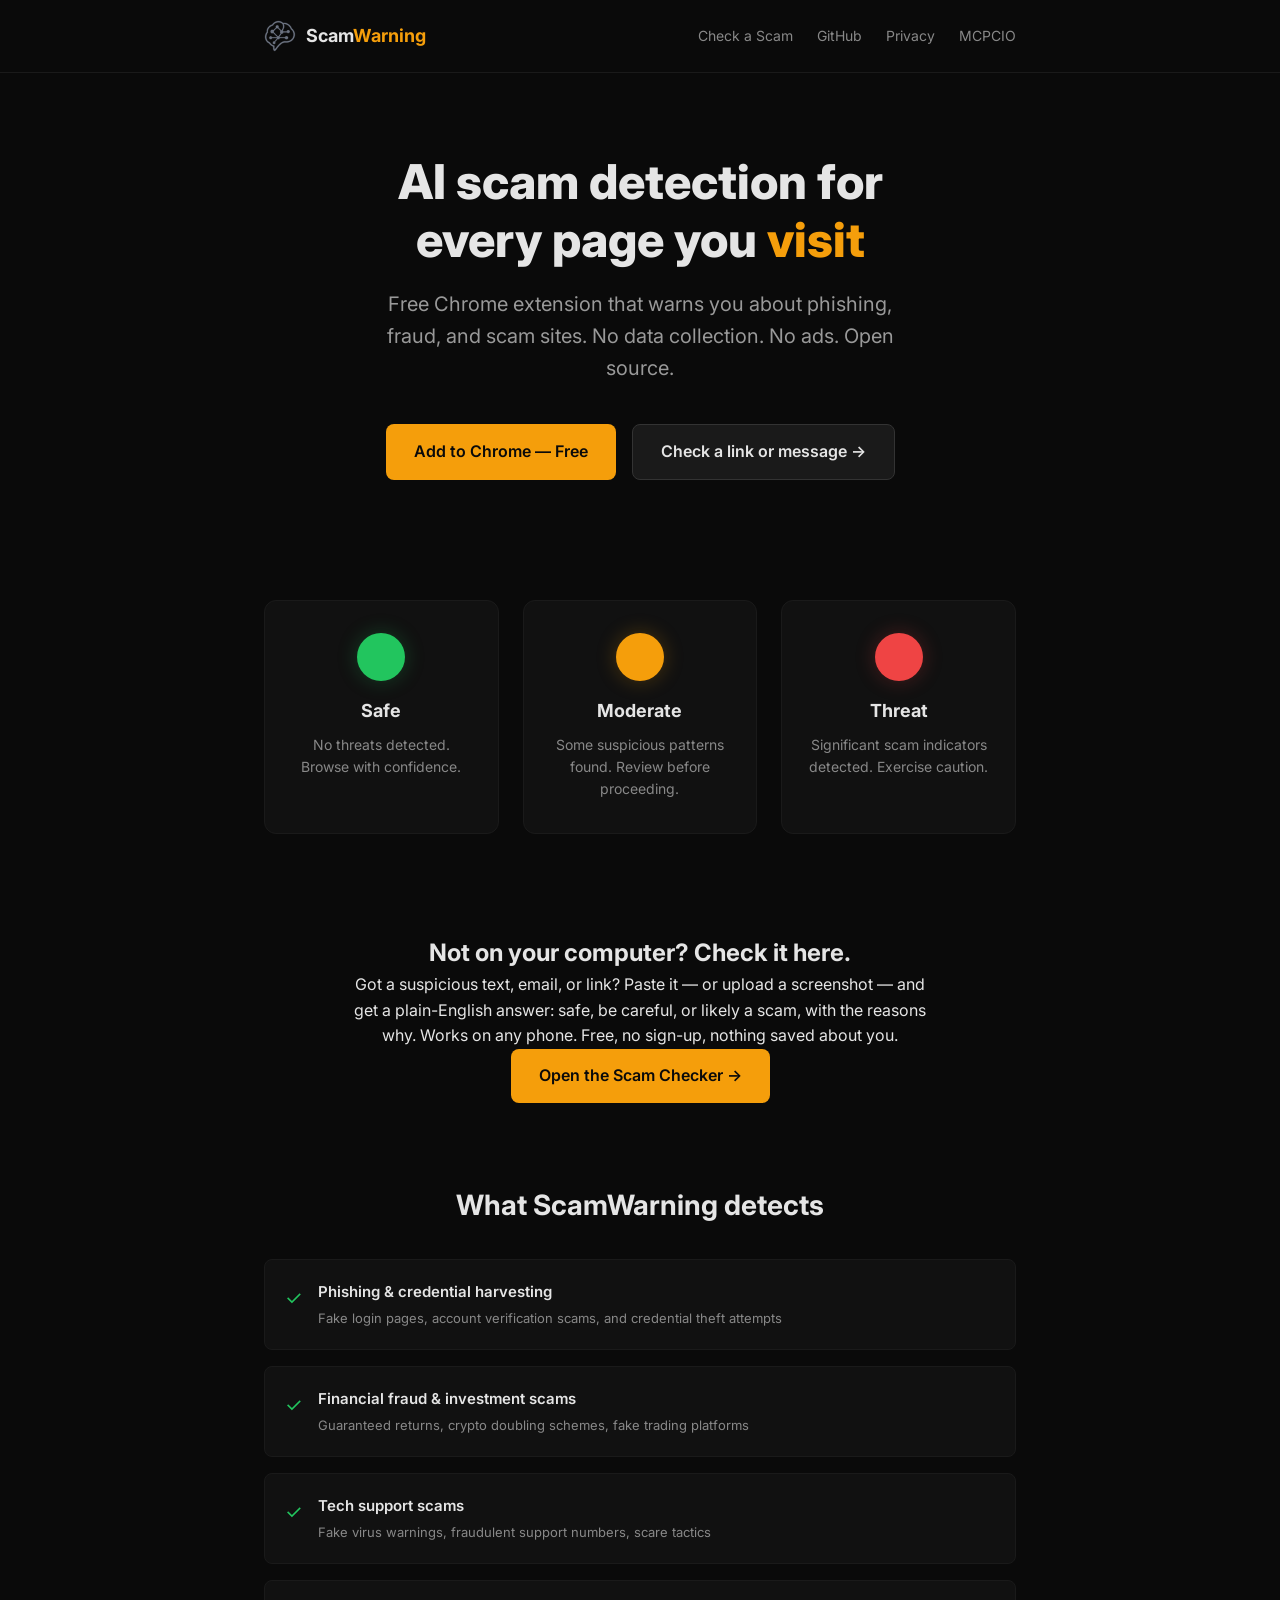
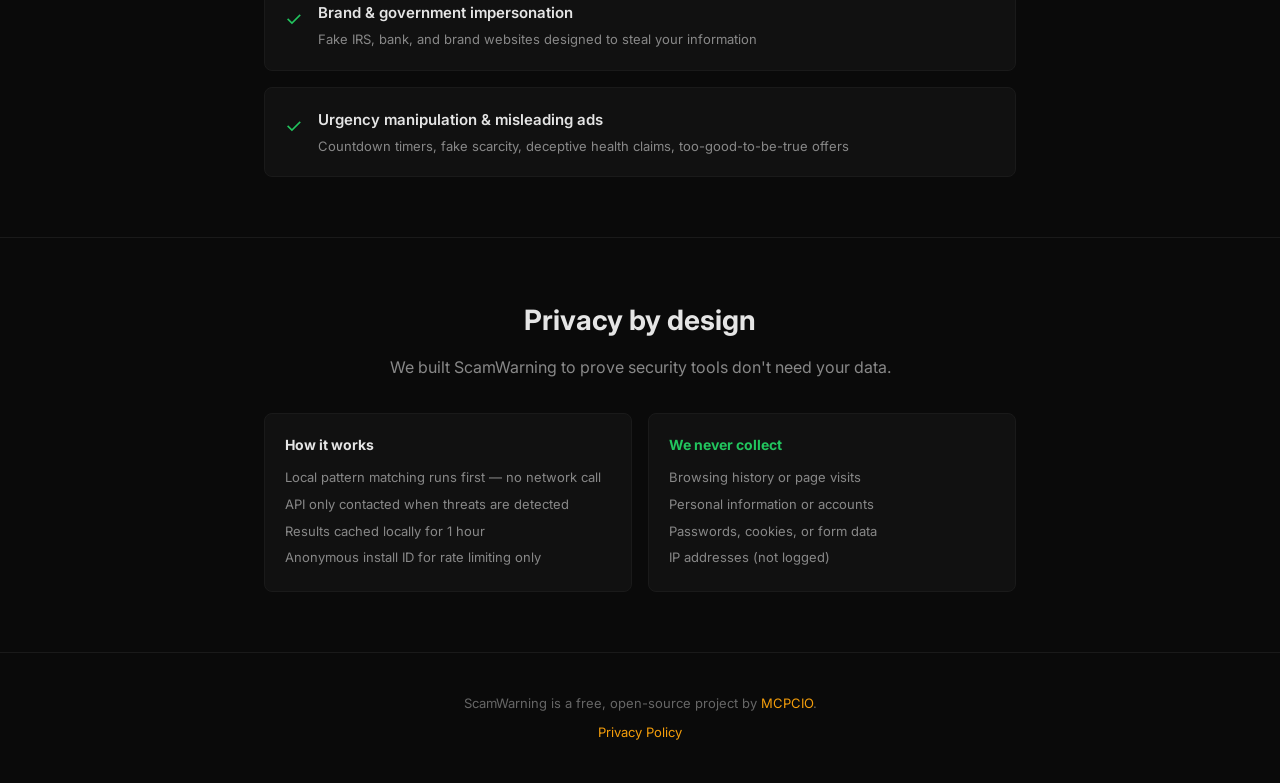
<file: index.html>
<!DOCTYPE html>
<html lang="en">
<head>
    <meta charset="UTF-8">
    <meta name="viewport" content="width=device-width, initial-scale=1.0">
    <title>ScamWarning — AI-Powered Scam Detection</title>
    <meta name="description" content="Free Chrome extension that detects scams, phishing, and fraud on every page you visit. AI-powered. Private. Open source.">
    <meta property="og:title" content="ScamWarning by MCPCIO">
    <meta property="og:description" content="AI-powered scam detection for every page you visit. Free. Private. Open source.">
    <meta property="og:type" content="website">
    <meta property="og:url" content="https://scamwarning.ai">
    <link rel="preconnect" href="https://fonts.googleapis.com">
    <link rel="preconnect" href="https://fonts.gstatic.com" crossorigin>
    <link href="https://fonts.googleapis.com/css2?family=Inter:wght@400;500;600;700;800&display=swap" rel="stylesheet">
    <style>
        /* Metrics-matched fallback so text doesn't reflow ("shimmy") when Inter swaps in.
           Overrides are Inter-over-Arial values; keeps the fallback the exact size of Inter. */
        @font-face {
            font-family: 'Inter Fallback';
            src: local('Arial');
            ascent-override: 90.44%;
            descent-override: 22.52%;
            line-gap-override: 0.00%;
            size-adjust: 107.12%;
        }
        * { margin: 0; padding: 0; box-sizing: border-box; }
        body {
            font-family: 'Inter', 'Inter Fallback', -apple-system, BlinkMacSystemFont, sans-serif;
            background: #0a0a0a;
            color: #e5e5e5;
            line-height: 1.6;
            min-height: 100vh;
        }
        .container { max-width: 800px; margin: 0 auto; padding: 0 24px; }

        /* Header */
        header {
            padding: 20px 0;
            border-bottom: 1px solid #1a1a1a;
        }
        .header-inner {
            display: flex; align-items: center; justify-content: space-between;
        }
        .logo { display: flex; align-items: center; gap: 10px; text-decoration: none; color: #e5e5e5; }
        .logo-icon { width: 32px; height: 32px; }
        .logo-text { font-size: 18px; font-weight: 700; }
        .logo-text span { color: #f59e0b; }
        .header-links { display: flex; gap: 24px; }
        .header-links a { color: #888; text-decoration: none; font-size: 14px; }
        .header-links a:hover { color: #f59e0b; }

        /* Hero */
        .hero { padding: 80px 0 60px; text-align: center; }
        .hero h1 { font-size: 3rem; font-weight: 800; line-height: 1.2; margin-bottom: 20px; }
        .hero h1 span { color: #f59e0b; }
        .hero .subtitle { font-size: 1.25rem; color: #999; max-width: 560px; margin: 0 auto 40px; }
        .cta-group { display: flex; gap: 16px; justify-content: center; flex-wrap: wrap; }
        .btn {
            display: inline-flex; align-items: center; gap: 8px;
            padding: 14px 28px; border-radius: 8px; font-size: 16px;
            font-weight: 600; text-decoration: none; transition: opacity 0.15s;
        }
        .btn:hover { opacity: 0.85; }
        .btn-primary { background: #f59e0b; color: #0a0a0a; }
        .btn-secondary { background: #1a1a1a; color: #e5e5e5; border: 1px solid #333; }

        /* States */
        .states { padding: 60px 0; }
        .states-grid { display: grid; grid-template-columns: repeat(3, 1fr); gap: 24px; }
        .state-card {
            background: #111; border: 1px solid #1a1a1a; border-radius: 12px;
            padding: 32px 24px; text-align: center;
        }
        .state-dot { width: 48px; height: 48px; border-radius: 50%; margin: 0 auto 16px; }
        .state-dot.green { background: #22c55e; box-shadow: 0 0 20px #22c55e40; }
        .state-dot.yellow { background: #f59e0b; box-shadow: 0 0 20px #f59e0b40; }
        .state-dot.red { background: #ef4444; box-shadow: 0 0 20px #ef444440; }
        .state-card h3 { font-size: 18px; margin-bottom: 8px; }
        .state-card p { font-size: 14px; color: #888; }

        /* Features */
        .features { padding: 60px 0; }
        .features h2 { font-size: 1.75rem; font-weight: 700; margin-bottom: 32px; text-align: center; }
        .feature-list { display: grid; gap: 16px; }
        .feature-item {
            display: flex; gap: 16px; align-items: flex-start;
            background: #111; border: 1px solid #1a1a1a; border-radius: 8px; padding: 20px;
        }
        .feature-check { color: #22c55e; font-size: 20px; flex-shrink: 0; margin-top: 2px; }
        .feature-item h4 { font-size: 15px; font-weight: 600; margin-bottom: 4px; }
        .feature-item p { font-size: 13px; color: #888; }

        /* Privacy */
        .privacy-section {
            padding: 60px 0; text-align: center;
            border-top: 1px solid #1a1a1a;
        }
        .privacy-section h2 { font-size: 1.75rem; font-weight: 700; margin-bottom: 12px; }
        .privacy-section .subtitle { color: #888; margin-bottom: 32px; }
        .privacy-grid { display: grid; grid-template-columns: 1fr 1fr; gap: 16px; text-align: left; }
        .privacy-card {
            background: #111; border: 1px solid #1a1a1a; border-radius: 8px; padding: 20px;
        }
        .privacy-card h4 { font-size: 14px; margin-bottom: 8px; }
        .privacy-card.never h4 { color: #22c55e; }
        .privacy-card ul { list-style: none; padding: 0; }
        .privacy-card li { font-size: 13px; color: #888; padding: 3px 0; }

        /* Footer */
        footer {
            padding: 40px 0; border-top: 1px solid #1a1a1a;
            text-align: center;
        }
        footer p { font-size: 13px; color: #666; }
        footer a { color: #f59e0b; text-decoration: none; }

        @media (max-width: 768px) {
            .hero h1 { font-size: 2rem; }
            .states-grid { grid-template-columns: 1fr; }
            .privacy-grid { grid-template-columns: 1fr; }
        }
    </style>
</head>
<body>
    <header>
        <div class="container header-inner">
            <a href="/" class="logo">
                <img src="assets/icons/icon-default-48.png" alt="ScamWarning" class="logo-icon">
                <span class="logo-text">Scam<span>Warning</span></span>
            </a>
            <div class="header-links">
                <a href="/check">Check a Scam</a>
                <a href="https://github.com/mcpcio/scamwarning-ai">GitHub</a>
                <a href="/privacy">Privacy</a>
                <a href="https://mcpcio.com">MCPCIO</a>
            </div>
        </div>
    </header>

    <main>
        <section class="hero">
            <div class="container">
                <h1>AI scam detection for<br>every page you <span>visit</span></h1>
                <p class="subtitle">Free Chrome extension that warns you about phishing, fraud, and scam sites. No data collection. No ads. Open source.</p>
                <div class="cta-group">
                    <a href="https://chrome.google.com/webstore/detail/gkaighopkjjcbpbcoaggceeodgcmefjb" class="btn btn-primary">Add to Chrome — Free</a>
                    <a href="/check" class="btn btn-secondary">Check a link or message →</a>
                </div>
            </div>
        </section>

        <section class="states">
            <div class="container">
                <div class="states-grid">
                    <div class="state-card">
                        <div class="state-dot green"></div>
                        <h3>Safe</h3>
                        <p>No threats detected. Browse with confidence.</p>
                    </div>
                    <div class="state-card">
                        <div class="state-dot yellow"></div>
                        <h3>Moderate</h3>
                        <p>Some suspicious patterns found. Review before proceeding.</p>
                    </div>
                    <div class="state-card">
                        <div class="state-dot red"></div>
                        <h3>Threat</h3>
                        <p>Significant scam indicators detected. Exercise caution.</p>
                    </div>
                </div>
            </div>
        </section>

        <section class="checker" style="padding: 40px 0 20px;">
            <div class="container" style="text-align:center; max-width:640px;">
                <h2>Not on your computer? Check it here.</h2>
                <p class="subtitle">Got a suspicious text, email, or link? Paste it — or upload a screenshot — and get a plain-English answer: safe, be careful, or likely a scam, with the reasons why. Works on any phone. Free, no sign-up, nothing saved about you.</p>
                <div class="cta-group">
                    <a href="/check" class="btn btn-primary">Open the Scam Checker →</a>
                </div>
            </div>
        </section>

        <section class="features">
            <div class="container">
                <h2>What ScamWarning detects</h2>
                <div class="feature-list">
                    <div class="feature-item">
                        <span class="feature-check">&#10003;</span>
                        <div>
                            <h4>Phishing &amp; credential harvesting</h4>
                            <p>Fake login pages, account verification scams, and credential theft attempts</p>
                        </div>
                    </div>
                    <div class="feature-item">
                        <span class="feature-check">&#10003;</span>
                        <div>
                            <h4>Financial fraud &amp; investment scams</h4>
                            <p>Guaranteed returns, crypto doubling schemes, fake trading platforms</p>
                        </div>
                    </div>
                    <div class="feature-item">
                        <span class="feature-check">&#10003;</span>
                        <div>
                            <h4>Tech support scams</h4>
                            <p>Fake virus warnings, fraudulent support numbers, scare tactics</p>
                        </div>
                    </div>
                    <div class="feature-item">
                        <span class="feature-check">&#10003;</span>
                        <div>
                            <h4>Brand &amp; government impersonation</h4>
                            <p>Fake IRS, bank, and brand websites designed to steal your information</p>
                        </div>
                    </div>
                    <div class="feature-item">
                        <span class="feature-check">&#10003;</span>
                        <div>
                            <h4>Urgency manipulation &amp; misleading ads</h4>
                            <p>Countdown timers, fake scarcity, deceptive health claims, too-good-to-be-true offers</p>
                        </div>
                    </div>
                </div>
            </div>
        </section>

        <section class="privacy-section">
            <div class="container">
                <h2>Privacy by design</h2>
                <p class="subtitle">We built ScamWarning to prove security tools don't need your data.</p>
                <div class="privacy-grid">
                    <div class="privacy-card">
                        <h4>How it works</h4>
                        <ul>
                            <li>Local pattern matching runs first — no network call</li>
                            <li>API only contacted when threats are detected</li>
                            <li>Results cached locally for 1 hour</li>
                            <li>Anonymous install ID for rate limiting only</li>
                        </ul>
                    </div>
                    <div class="privacy-card never">
                        <h4>We never collect</h4>
                        <ul>
                            <li>Browsing history or page visits</li>
                            <li>Personal information or accounts</li>
                            <li>Passwords, cookies, or form data</li>
                            <li>IP addresses (not logged)</li>
                        </ul>
                    </div>
                </div>
            </div>
        </section>
    </main>

    <footer>
        <div class="container">
            <p>ScamWarning is a free, open-source project by <a href="https://mcpcio.com">MCPCIO</a>.</p>
            <p style="margin-top: 8px;"><a href="/privacy">Privacy Policy</a></p>
        </div>
    </footer>
</body>
</html>
</file>
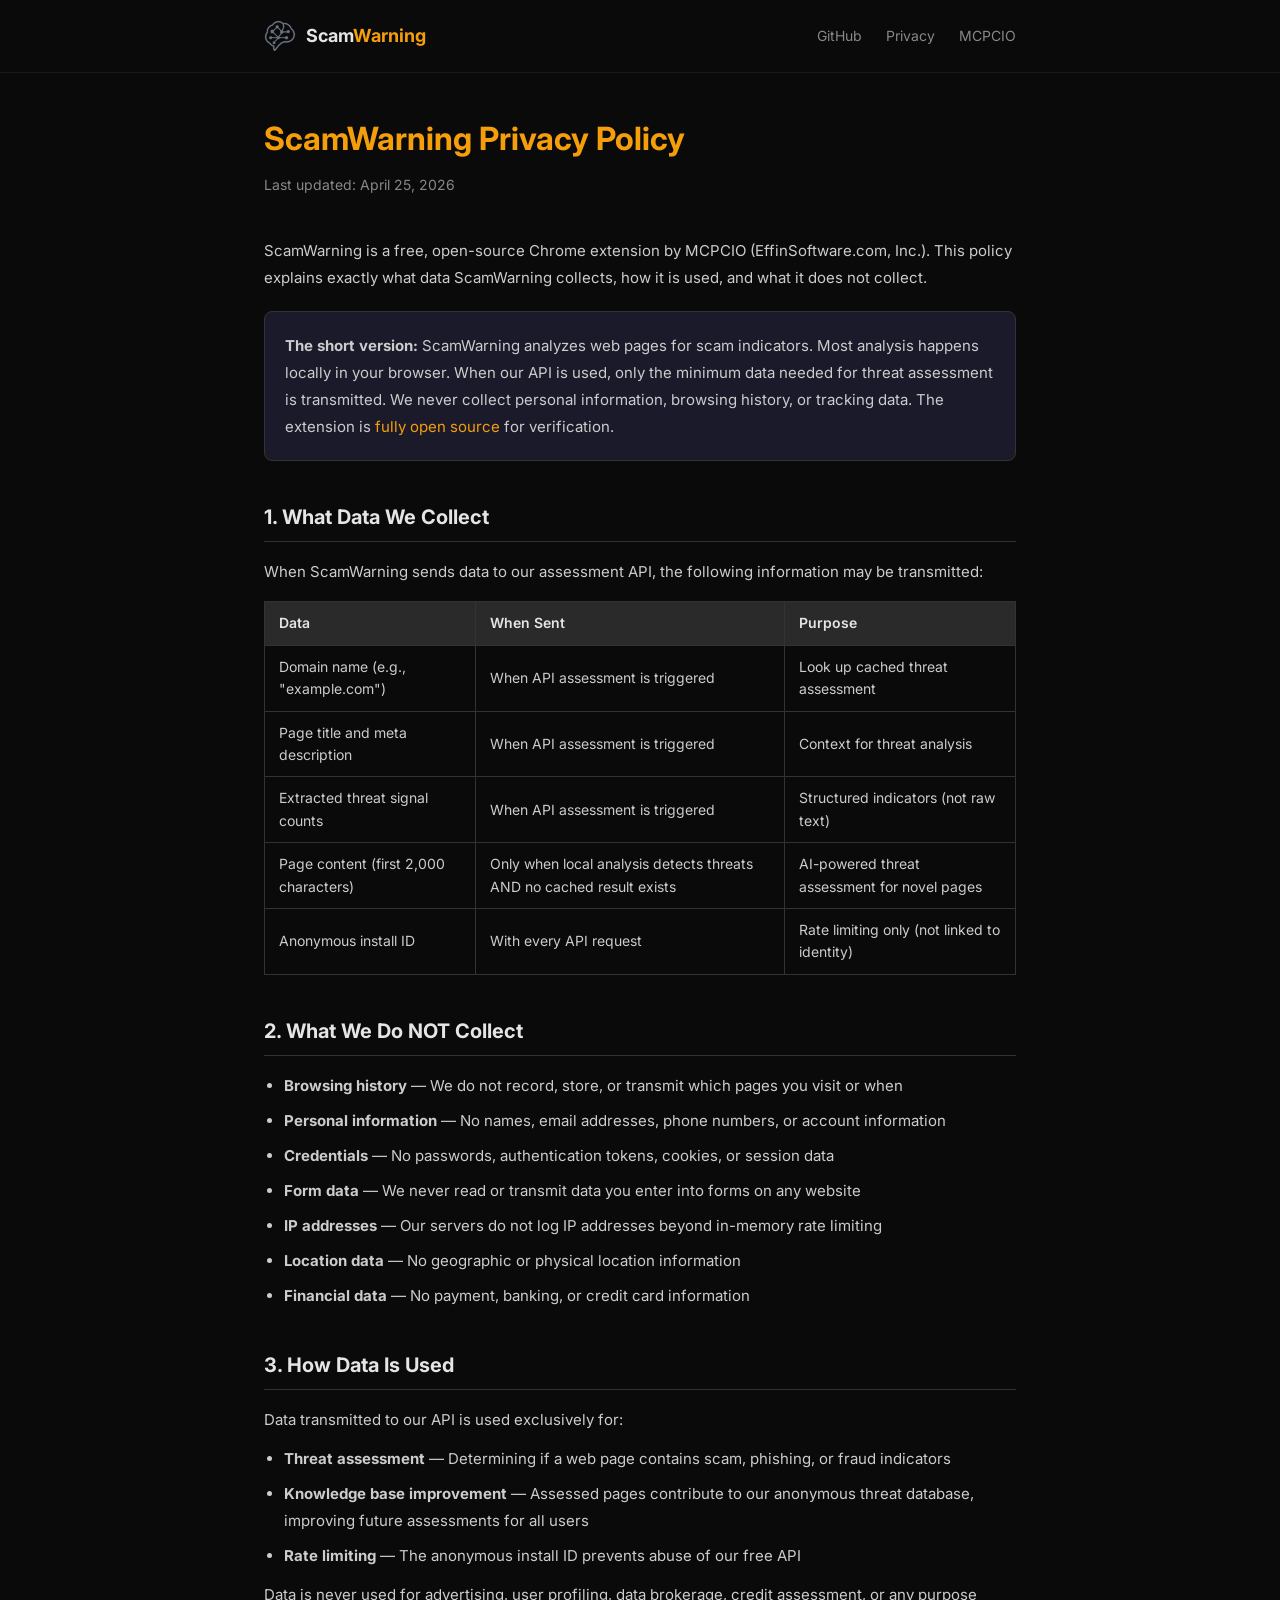
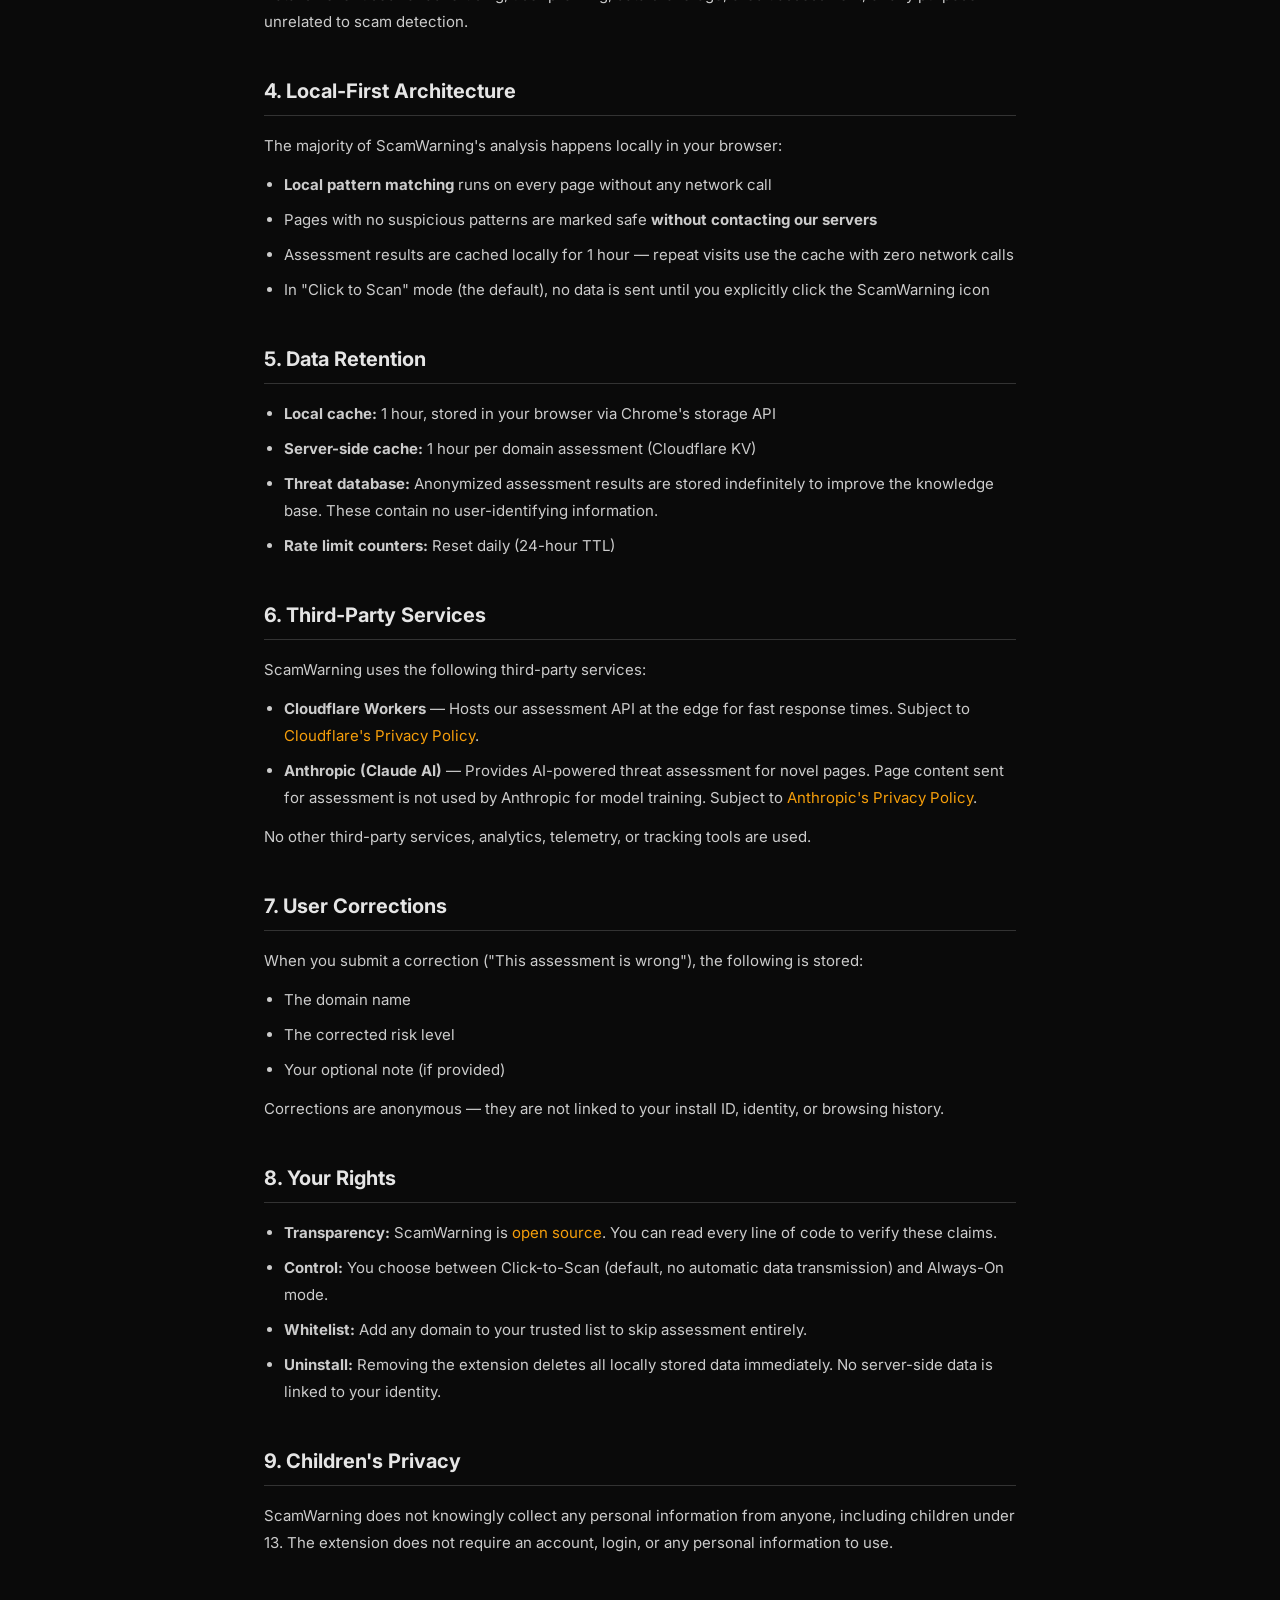
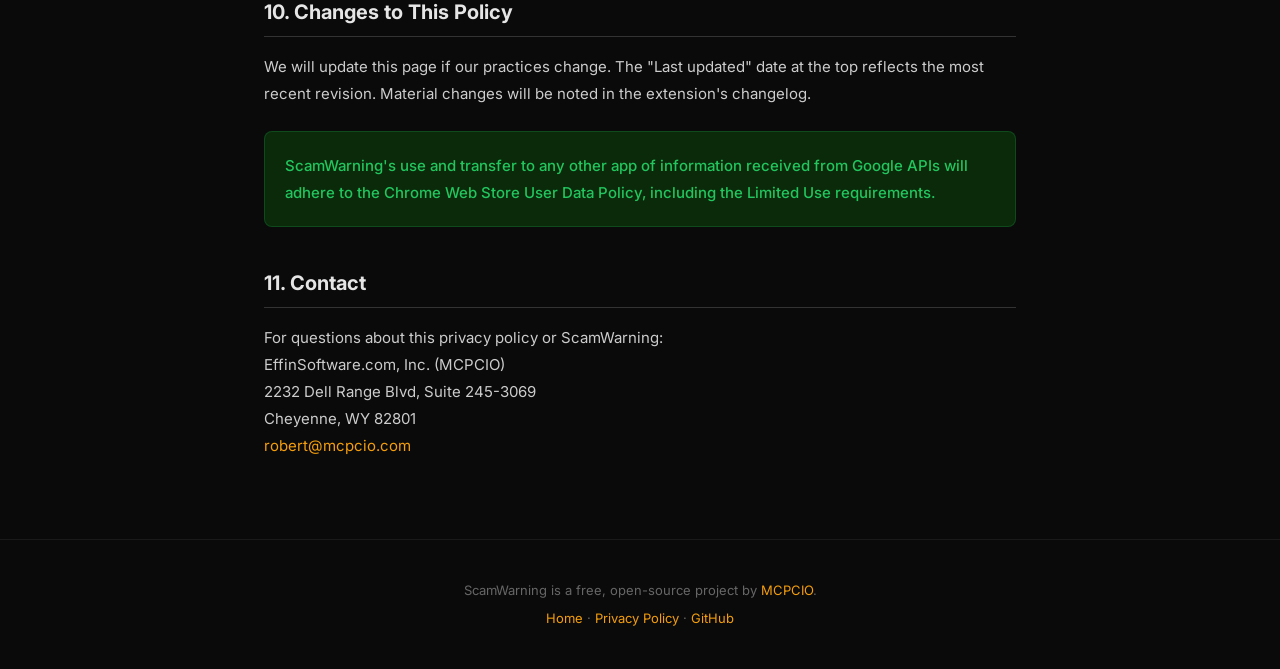
<file: privacy.html>
<!DOCTYPE html>
<html lang="en">
<head>
    <meta charset="UTF-8">
    <meta name="viewport" content="width=device-width, initial-scale=1.0">
    <title>ScamWarning Privacy Policy</title>
    <meta name="description" content="Privacy policy for the ScamWarning Chrome extension. Learn what data is collected, how it's used, and your rights.">
    <meta property="og:title" content="ScamWarning Privacy Policy">
    <meta property="og:description" content="What data ScamWarning collects, how it's used, and what it never collects.">
    <meta property="og:type" content="website">
    <meta property="og:url" content="https://scamwarning.ai/privacy.html">
    <link rel="icon" type="image/png" href="assets/icons/icon-default-48.png">
    <link rel="preconnect" href="https://fonts.googleapis.com">
    <link rel="preconnect" href="https://fonts.gstatic.com" crossorigin>
    <link href="https://fonts.googleapis.com/css2?family=Inter:wght@400;500;600;700;800&display=swap" rel="stylesheet">
    <style>
        /* Metrics-matched fallback so text doesn't reflow ("shimmy") when Inter swaps in.
           Overrides are Inter-over-Arial values; keeps the fallback the exact size of Inter. */
        @font-face {
            font-family: 'Inter Fallback';
            src: local('Arial');
            ascent-override: 90.44%;
            descent-override: 22.52%;
            line-gap-override: 0.00%;
            size-adjust: 107.12%;
        }
        * { margin: 0; padding: 0; box-sizing: border-box; }
        body {
            font-family: 'Inter', 'Inter Fallback', -apple-system, BlinkMacSystemFont, sans-serif;
            background: #0a0a0a;
            color: #e5e5e5;
            line-height: 1.6;
            min-height: 100vh;
        }
        .container { max-width: 800px; margin: 0 auto; padding: 0 24px; }

        /* Header (matches home page) */
        header {
            padding: 20px 0;
            border-bottom: 1px solid #1a1a1a;
        }
        .header-inner {
            display: flex; align-items: center; justify-content: space-between;
        }
        .logo { display: flex; align-items: center; gap: 10px; text-decoration: none; color: #e5e5e5; }
        .logo-icon { width: 32px; height: 32px; }
        .logo-text { font-size: 18px; font-weight: 700; }
        .logo-text span { color: #f59e0b; }
        .header-links { display: flex; gap: 24px; }
        .header-links a { color: #888; text-decoration: none; font-size: 14px; }
        .header-links a:hover { color: #f59e0b; }

        /* Privacy content */
        .privacy-container {
            max-width: 800px;
            margin: 0 auto;
            padding: 40px 24px 80px;
        }
        .privacy-container h1 {
            font-size: 2rem;
            color: #f59e0b;
            margin-bottom: 8px;
        }
        .privacy-container .last-updated {
            color: #888;
            font-size: 0.875rem;
            margin-bottom: 40px;
        }
        .privacy-container h2 {
            font-size: 1.25rem;
            color: #e5e5e5;
            margin-top: 40px;
            margin-bottom: 16px;
            padding-bottom: 8px;
            border-bottom: 1px solid #333;
        }
        .privacy-container p,
        .privacy-container li {
            color: #ccc;
            line-height: 1.8;
            font-size: 0.9375rem;
        }
        .privacy-container ul {
            padding-left: 20px;
            margin: 12px 0;
        }
        .privacy-container li {
            margin-bottom: 8px;
        }
        .privacy-container .highlight-box {
            background: #1a1a2a;
            border: 1px solid #333;
            border-radius: 8px;
            padding: 20px;
            margin: 20px 0;
        }
        .privacy-container .highlight-box p {
            margin: 0;
        }
        .privacy-container .compliance-statement {
            background: #0a2a0a;
            border: 1px solid #22c55e33;
            border-radius: 8px;
            padding: 20px;
            margin: 24px 0;
        }
        .privacy-container .compliance-statement p {
            color: #22c55e;
            font-weight: 500;
        }
        .privacy-container a {
            color: #f59e0b;
            text-decoration: none;
        }
        .privacy-container a:hover {
            text-decoration: underline;
        }
        .privacy-container table {
            width: 100%;
            border-collapse: collapse;
            margin: 16px 0;
        }
        .privacy-container th,
        .privacy-container td {
            padding: 10px 14px;
            border: 1px solid #333;
            text-align: left;
            font-size: 0.875rem;
        }
        .privacy-container th {
            background: #2a2a2a;
            color: #e5e5e5;
            font-weight: 600;
        }
        .privacy-container td {
            color: #ccc;
        }

        /* Footer (matches home page) */
        footer {
            padding: 40px 0; border-top: 1px solid #1a1a1a;
            text-align: center;
        }
        footer p { font-size: 13px; color: #666; }
        footer a { color: #f59e0b; text-decoration: none; }
    </style>
</head>
<body>
    <header>
        <div class="container header-inner">
            <a href="/" class="logo">
                <img src="assets/icons/icon-default-48.png" alt="ScamWarning" class="logo-icon">
                <span class="logo-text">Scam<span>Warning</span></span>
            </a>
            <div class="header-links">
                <a href="https://github.com/mcpcio/scamwarning-ai">GitHub</a>
                <a href="/privacy">Privacy</a>
                <a href="https://mcpcio.com">MCPCIO</a>
            </div>
        </div>
    </header>

    <main class="privacy-container">
        <h1>ScamWarning Privacy Policy</h1>
        <p class="last-updated">Last updated: April 25, 2026</p>

        <p>ScamWarning is a free, open-source Chrome extension by MCPCIO (EffinSoftware.com, Inc.). This policy explains exactly what data ScamWarning collects, how it is used, and what it does not collect.</p>

        <div class="highlight-box">
            <p><strong>The short version:</strong> ScamWarning analyzes web pages for scam indicators. Most analysis happens locally in your browser. When our API is used, only the minimum data needed for threat assessment is transmitted. We never collect personal information, browsing history, or tracking data. The extension is <a href="https://github.com/mcpcio/scamwarning-ai" target="_blank" rel="noopener">fully open source</a> for verification.</p>
        </div>

        <h2>1. What Data We Collect</h2>
        <p>When ScamWarning sends data to our assessment API, the following information may be transmitted:</p>
        <table>
            <thead>
                <tr>
                    <th>Data</th>
                    <th>When Sent</th>
                    <th>Purpose</th>
                </tr>
            </thead>
            <tbody>
                <tr>
                    <td>Domain name (e.g., "example.com")</td>
                    <td>When API assessment is triggered</td>
                    <td>Look up cached threat assessment</td>
                </tr>
                <tr>
                    <td>Page title and meta description</td>
                    <td>When API assessment is triggered</td>
                    <td>Context for threat analysis</td>
                </tr>
                <tr>
                    <td>Extracted threat signal counts</td>
                    <td>When API assessment is triggered</td>
                    <td>Structured indicators (not raw text)</td>
                </tr>
                <tr>
                    <td>Page content (first 2,000 characters)</td>
                    <td>Only when local analysis detects threats AND no cached result exists</td>
                    <td>AI-powered threat assessment for novel pages</td>
                </tr>
                <tr>
                    <td>Anonymous install ID</td>
                    <td>With every API request</td>
                    <td>Rate limiting only (not linked to identity)</td>
                </tr>
            </tbody>
        </table>

        <h2>2. What We Do NOT Collect</h2>
        <ul>
            <li><strong>Browsing history</strong> — We do not record, store, or transmit which pages you visit or when</li>
            <li><strong>Personal information</strong> — No names, email addresses, phone numbers, or account information</li>
            <li><strong>Credentials</strong> — No passwords, authentication tokens, cookies, or session data</li>
            <li><strong>Form data</strong> — We never read or transmit data you enter into forms on any website</li>
            <li><strong>IP addresses</strong> — Our servers do not log IP addresses beyond in-memory rate limiting</li>
            <li><strong>Location data</strong> — No geographic or physical location information</li>
            <li><strong>Financial data</strong> — No payment, banking, or credit card information</li>
        </ul>

        <h2>3. How Data Is Used</h2>
        <p>Data transmitted to our API is used exclusively for:</p>
        <ul>
            <li><strong>Threat assessment</strong> — Determining if a web page contains scam, phishing, or fraud indicators</li>
            <li><strong>Knowledge base improvement</strong> — Assessed pages contribute to our anonymous threat database, improving future assessments for all users</li>
            <li><strong>Rate limiting</strong> — The anonymous install ID prevents abuse of our free API</li>
        </ul>
        <p>Data is never used for advertising, user profiling, data brokerage, credit assessment, or any purpose unrelated to scam detection.</p>

        <h2>4. Local-First Architecture</h2>
        <p>The majority of ScamWarning's analysis happens locally in your browser:</p>
        <ul>
            <li><strong>Local pattern matching</strong> runs on every page without any network call</li>
            <li>Pages with no suspicious patterns are marked safe <strong>without contacting our servers</strong></li>
            <li>Assessment results are cached locally for 1 hour — repeat visits use the cache with zero network calls</li>
            <li>In "Click to Scan" mode (the default), no data is sent until you explicitly click the ScamWarning icon</li>
        </ul>

        <h2>5. Data Retention</h2>
        <ul>
            <li><strong>Local cache:</strong> 1 hour, stored in your browser via Chrome's storage API</li>
            <li><strong>Server-side cache:</strong> 1 hour per domain assessment (Cloudflare KV)</li>
            <li><strong>Threat database:</strong> Anonymized assessment results are stored indefinitely to improve the knowledge base. These contain no user-identifying information.</li>
            <li><strong>Rate limit counters:</strong> Reset daily (24-hour TTL)</li>
        </ul>

        <h2>6. Third-Party Services</h2>
        <p>ScamWarning uses the following third-party services:</p>
        <ul>
            <li><strong>Cloudflare Workers</strong> — Hosts our assessment API at the edge for fast response times. Subject to <a href="https://www.cloudflare.com/privacypolicy/" target="_blank" rel="noopener">Cloudflare's Privacy Policy</a>.</li>
            <li><strong>Anthropic (Claude AI)</strong> — Provides AI-powered threat assessment for novel pages. Page content sent for assessment is not used by Anthropic for model training. Subject to <a href="https://www.anthropic.com/privacy" target="_blank" rel="noopener">Anthropic's Privacy Policy</a>.</li>
        </ul>
        <p>No other third-party services, analytics, telemetry, or tracking tools are used.</p>

        <h2>7. User Corrections</h2>
        <p>When you submit a correction ("This assessment is wrong"), the following is stored:</p>
        <ul>
            <li>The domain name</li>
            <li>The corrected risk level</li>
            <li>Your optional note (if provided)</li>
        </ul>
        <p>Corrections are anonymous — they are not linked to your install ID, identity, or browsing history.</p>

        <h2>8. Your Rights</h2>
        <ul>
            <li><strong>Transparency:</strong> ScamWarning is <a href="https://github.com/mcpcio/scamwarning-ai" target="_blank" rel="noopener">open source</a>. You can read every line of code to verify these claims.</li>
            <li><strong>Control:</strong> You choose between Click-to-Scan (default, no automatic data transmission) and Always-On mode.</li>
            <li><strong>Whitelist:</strong> Add any domain to your trusted list to skip assessment entirely.</li>
            <li><strong>Uninstall:</strong> Removing the extension deletes all locally stored data immediately. No server-side data is linked to your identity.</li>
        </ul>

        <h2>9. Children's Privacy</h2>
        <p>ScamWarning does not knowingly collect any personal information from anyone, including children under 13. The extension does not require an account, login, or any personal information to use.</p>

        <h2>10. Changes to This Policy</h2>
        <p>We will update this page if our practices change. The "Last updated" date at the top reflects the most recent revision. Material changes will be noted in the extension's changelog.</p>

        <div class="compliance-statement">
            <p>ScamWarning's use and transfer to any other app of information received from Google APIs will adhere to the <a href="https://developer.chrome.com/docs/webstore/program-policies/limited-use/" target="_blank" rel="noopener" style="color: #22c55e;">Chrome Web Store User Data Policy</a>, including the Limited Use requirements.</p>
        </div>

        <h2>11. Contact</h2>
        <p>For questions about this privacy policy or ScamWarning:</p>
        <p>
            EffinSoftware.com, Inc. (MCPCIO)<br>
            2232 Dell Range Blvd, Suite 245-3069<br>
            Cheyenne, WY 82801<br>
            <a href="mailto:robert@mcpcio.com">robert@mcpcio.com</a>
        </p>
    </main>

    <footer>
        <div class="container">
            <p>ScamWarning is a free, open-source project by <a href="https://mcpcio.com">MCPCIO</a>.</p>
            <p style="margin-top: 8px;"><a href="/">Home</a> &middot; <a href="/privacy">Privacy Policy</a> &middot; <a href="https://github.com/mcpcio/scamwarning-ai">GitHub</a></p>
        </div>
    </footer>
</body>
</html>
</file>
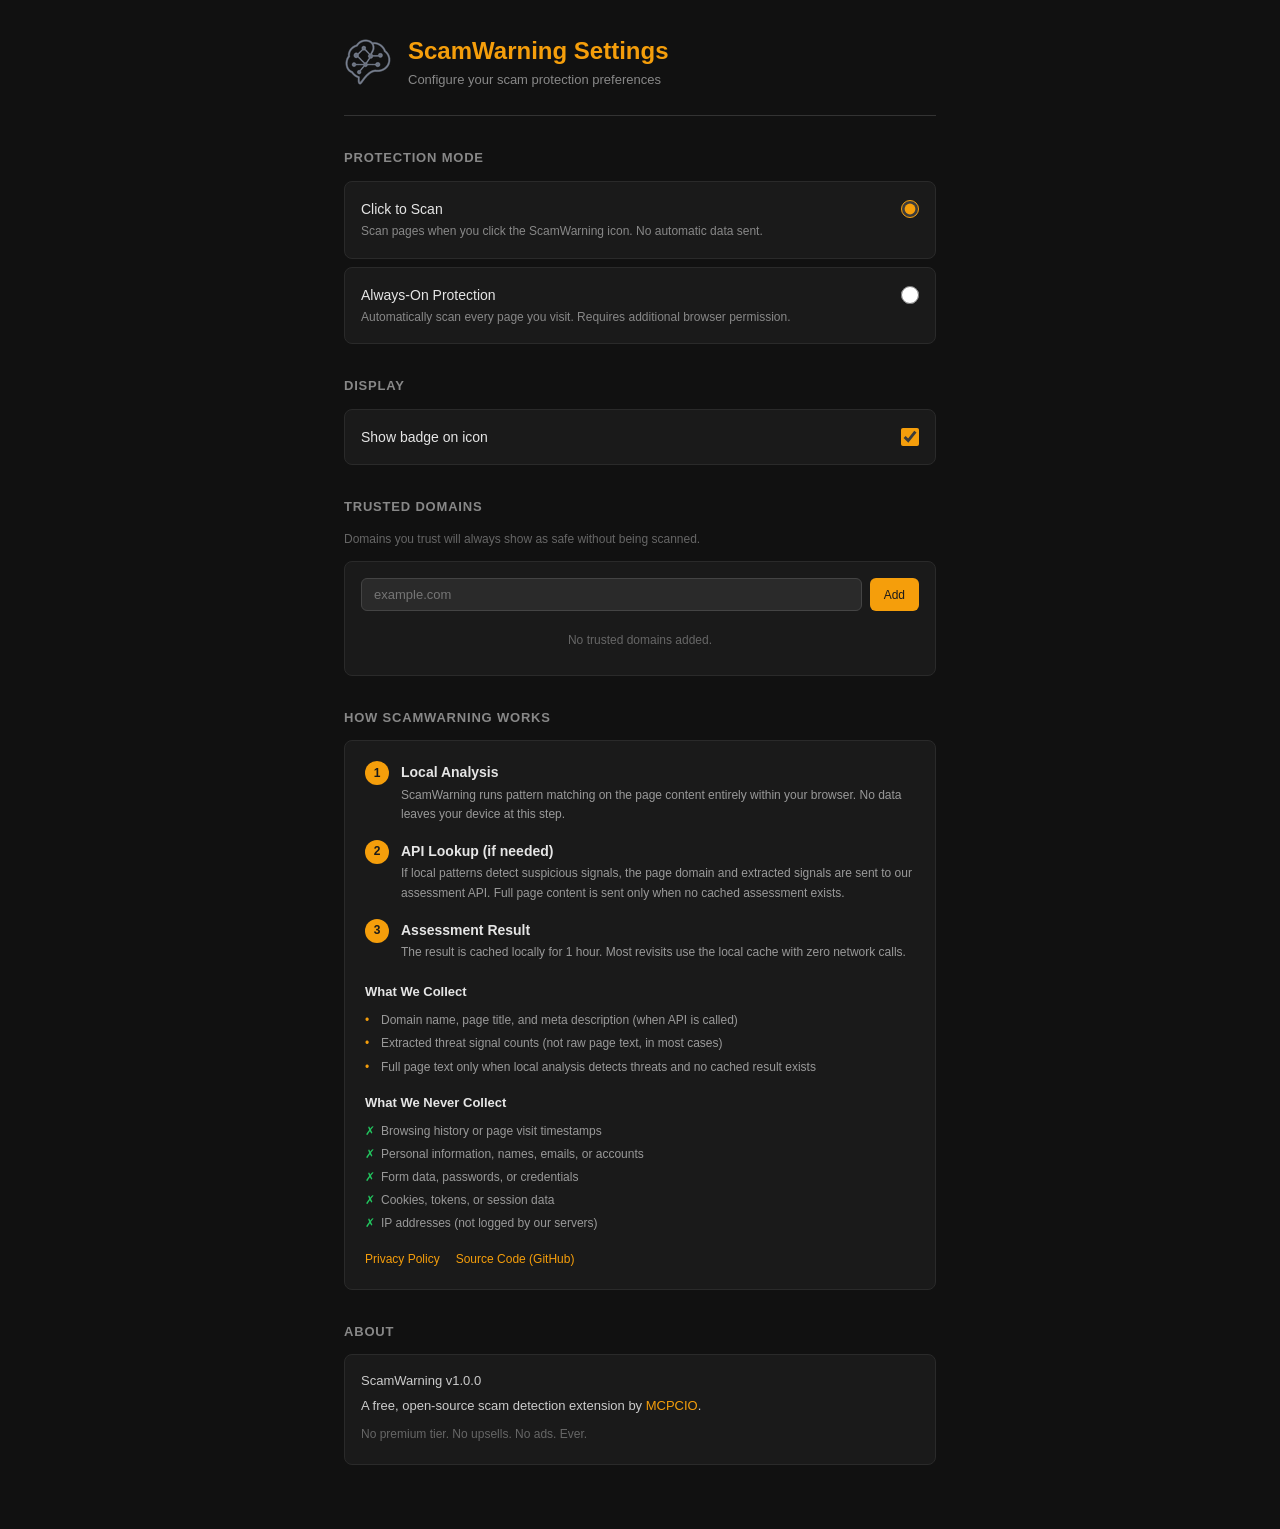
<file: options/options.html>
<!DOCTYPE html>
<html lang="en">
<head>
  <meta charset="UTF-8">
  <meta name="viewport" content="width=device-width, initial-scale=1.0">
  <link rel="stylesheet" href="options.css">
  <title>ScamWarning Settings</title>
</head>
<body>
  <div class="options-container">
    <header class="options-header">
      <img src="../assets/icons/icon-default-48.png" alt="ScamWarning" class="header-icon">
      <div>
        <h1 class="header-title">ScamWarning Settings</h1>
        <p class="header-subtitle">Configure your scam protection preferences</p>
      </div>
    </header>

    <section class="settings-section">
      <h2 class="section-title">Protection Mode</h2>
      <div class="option-card">
        <div class="option-row">
          <div>
            <label class="option-label" for="mode-click">Click to Scan</label>
            <p class="option-desc">Scan pages when you click the ScamWarning icon. No automatic data sent.</p>
          </div>
          <input type="radio" name="protection-mode" id="mode-click" value="click" checked>
        </div>
      </div>
      <div class="option-card">
        <div class="option-row">
          <div>
            <label class="option-label" for="mode-always">Always-On Protection</label>
            <p class="option-desc">Automatically scan every page you visit. Requires additional browser permission.</p>
          </div>
          <input type="radio" name="protection-mode" id="mode-always" value="always">
        </div>
        <p id="permission-status" class="permission-note hidden"></p>
      </div>
    </section>

    <section class="settings-section">
      <h2 class="section-title">Display</h2>
      <div class="option-card">
        <div class="option-row">
          <label class="option-label" for="show-badge">Show badge on icon</label>
          <input type="checkbox" id="show-badge" checked>
        </div>
      </div>
    </section>

    <section class="settings-section">
      <h2 class="section-title">Trusted Domains</h2>
      <p class="section-desc">Domains you trust will always show as safe without being scanned.</p>
      <div class="option-card">
        <div class="whitelist-input-row">
          <input type="text" id="whitelist-input" class="form-input" placeholder="example.com">
          <button id="whitelist-add" class="btn btn-primary btn-small">Add</button>
        </div>
        <ul id="whitelist-list" class="whitelist-list"></ul>
        <p id="whitelist-empty" class="whitelist-empty">No trusted domains added.</p>
      </div>
    </section>

    <section class="settings-section">
      <h2 class="section-title">How ScamWarning Works</h2>
      <div class="option-card privacy-card">
        <div class="data-flow">
          <div class="flow-step">
            <span class="flow-icon">1</span>
            <div>
              <strong>Local Analysis</strong>
              <p>ScamWarning runs pattern matching on the page content entirely within your browser. No data leaves your device at this step.</p>
            </div>
          </div>
          <div class="flow-step">
            <span class="flow-icon">2</span>
            <div>
              <strong>API Lookup (if needed)</strong>
              <p>If local patterns detect suspicious signals, the page domain and extracted signals are sent to our assessment API. Full page content is sent only when no cached assessment exists.</p>
            </div>
          </div>
          <div class="flow-step">
            <span class="flow-icon">3</span>
            <div>
              <strong>Assessment Result</strong>
              <p>The result is cached locally for 1 hour. Most revisits use the local cache with zero network calls.</p>
            </div>
          </div>
        </div>

        <h3 class="privacy-heading">What We Collect</h3>
        <ul class="privacy-list">
          <li>Domain name, page title, and meta description (when API is called)</li>
          <li>Extracted threat signal counts (not raw page text, in most cases)</li>
          <li>Full page text only when local analysis detects threats and no cached result exists</li>
        </ul>

        <h3 class="privacy-heading">What We Never Collect</h3>
        <ul class="privacy-list never-list">
          <li>Browsing history or page visit timestamps</li>
          <li>Personal information, names, emails, or accounts</li>
          <li>Form data, passwords, or credentials</li>
          <li>Cookies, tokens, or session data</li>
          <li>IP addresses (not logged by our servers)</li>
        </ul>

        <div class="privacy-links">
          <a href="https://scamwarning.ai/privacy.html" target="_blank" rel="noopener">Privacy Policy</a>
          <a href="https://github.com/mcpcio/scamwarning" target="_blank" rel="noopener">Source Code (GitHub)</a>
        </div>
      </div>
    </section>

    <section class="settings-section">
      <h2 class="section-title">About</h2>
      <div class="option-card">
        <p class="about-text">ScamWarning v1.0.0</p>
        <p class="about-text">A free, open-source scam detection extension by <a href="https://mcpcio.com" target="_blank" rel="noopener">MCPCIO</a>.</p>
        <p class="about-text muted">No premium tier. No upsells. No ads. Ever.</p>
      </div>
    </section>
  </div>

  <script src="options.js"></script>
</body>
</html>
</file>
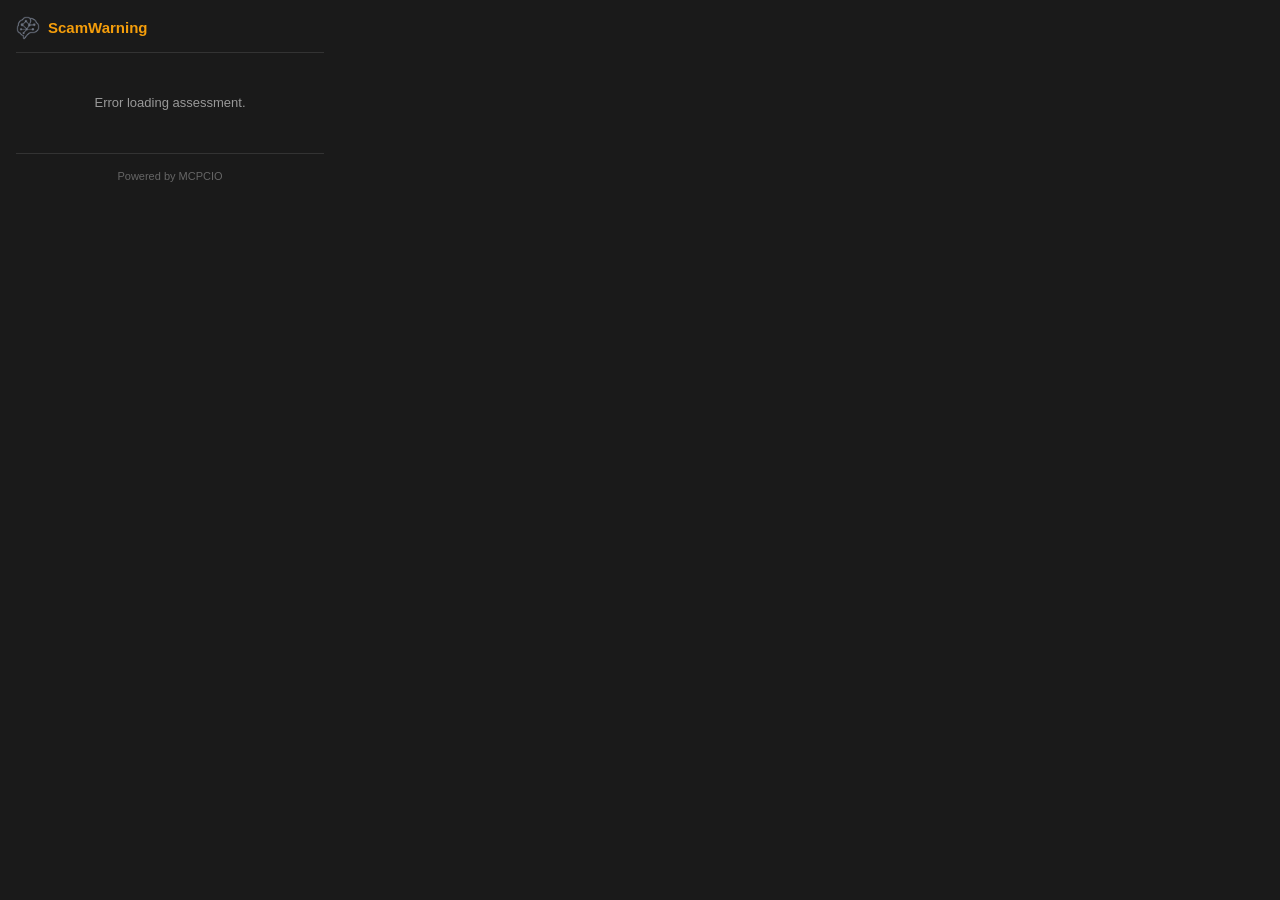
<file: popup/popup.html>
<!DOCTYPE html>
<html lang="en">
<head>
  <meta charset="UTF-8">
  <meta name="viewport" content="width=device-width, initial-scale=1.0">
  <link rel="stylesheet" href="popup.css">
  <title>ScamWarning</title>
</head>
<body>
  <div class="popup-container">
    <header class="popup-header">
      <img src="../assets/icons/icon-default-32.png" alt="ScamWarning" class="header-icon">
      <span class="header-title">ScamWarning</span>
    </header>

    <div id="loading-state" class="state-panel">
      <div class="spinner"></div>
      <p>Analyzing page...</p>
    </div>

    <div id="scan-prompt" class="state-panel hidden">
      <p class="scan-prompt-text">Click to scan this page</p>
      <button id="scan-btn" class="btn btn-primary">Scan Now</button>
      <p class="scan-hint">Enable always-on mode in <a href="#" id="open-options-link">Settings</a></p>
    </div>

    <div id="assessment-panel" class="hidden">
      <div class="score-section">
        <div class="score-circle" id="score-circle">
          <span class="score-number" id="score-number">0</span>
        </div>
        <div class="score-info">
          <span class="risk-badge" id="risk-badge">Safe</span>
          <span class="domain-text" id="domain-text">example.com</span>
        </div>
      </div>

      <p class="summary-text" id="summary-text"></p>

      <div class="flags-section" id="flags-section">
        <h3 class="flags-title">Detected Flags</h3>
        <ul class="flags-list" id="flags-list"></ul>
      </div>

      <div class="correction-section">
        <p class="correction-prompt">Is this assessment correct?</p>
        <div class="correction-buttons">
          <button id="confirm-btn" class="btn btn-small btn-confirm" title="Confirm assessment">
            <span class="thumb">&#x1F44D;</span> Yes
          </button>
          <button id="correct-btn" class="btn btn-small btn-correct" title="Submit correction">
            <span class="thumb">&#x1F44E;</span> No
          </button>
        </div>

        <div id="correction-form" class="hidden">
          <label class="form-label">What should the risk level be?</label>
          <select id="corrected-level" class="form-select">
            <option value="safe">Safe — No threats</option>
            <option value="moderate">Moderate — Some concerns</option>
            <option value="threat">Threat — Significant risk</option>
          </select>
          <label class="form-label">Optional note</label>
          <input type="text" id="correction-note" class="form-input" placeholder="Why is this wrong?" maxlength="500">
          <button id="submit-correction" class="btn btn-primary btn-small">Submit Correction</button>
          <p id="correction-status" class="correction-status hidden"></p>
        </div>
      </div>
    </div>

    <div id="error-panel" class="state-panel hidden">
      <p class="error-text" id="error-text">Unable to assess this page.</p>
    </div>

    <footer class="popup-footer">
      <a href="https://mcpcio.com" target="_blank" rel="noopener" class="footer-link">Powered by MCPCIO</a>
    </footer>
  </div>

  <script src="popup.js"></script>
</body>
</html>
</file>
<file: options/options.css>
* {
  margin: 0;
  padding: 0;
  box-sizing: border-box;
}

body {
  font-family: -apple-system, BlinkMacSystemFont, 'Segoe UI', Roboto, sans-serif;
  background: #111;
  color: #e5e5e5;
  font-size: 14px;
  line-height: 1.6;
  min-height: 100vh;
}

.options-container {
  max-width: 640px;
  margin: 0 auto;
  padding: 32px 24px;
}

.options-header {
  display: flex;
  align-items: center;
  gap: 16px;
  margin-bottom: 32px;
  padding-bottom: 24px;
  border-bottom: 1px solid #333;
}

.header-icon {
  width: 48px;
  height: 48px;
}

.header-title {
  font-size: 24px;
  font-weight: 600;
  color: #f59e0b;
}

.header-subtitle {
  font-size: 13px;
  color: #888;
}

.settings-section {
  margin-bottom: 32px;
}

.section-title {
  font-size: 13px;
  text-transform: uppercase;
  letter-spacing: 0.8px;
  color: #888;
  margin-bottom: 12px;
}

.section-desc {
  font-size: 12px;
  color: #666;
  margin-bottom: 12px;
}

.option-card {
  background: #1a1a1a;
  border: 1px solid #2a2a2a;
  border-radius: 8px;
  padding: 16px;
  margin-bottom: 8px;
}

.option-row {
  display: flex;
  align-items: flex-start;
  justify-content: space-between;
  gap: 16px;
}

.option-label {
  font-weight: 500;
  color: #e5e5e5;
  cursor: pointer;
}

.option-desc {
  font-size: 12px;
  color: #888;
  margin-top: 2px;
}

input[type="radio"],
input[type="checkbox"] {
  accent-color: #f59e0b;
  width: 18px;
  height: 18px;
  cursor: pointer;
  flex-shrink: 0;
  margin-top: 2px;
}

.permission-note {
  font-size: 12px;
  margin-top: 8px;
  padding: 6px 10px;
  border-radius: 4px;
}

.permission-note.granted {
  color: #22c55e;
  background: #22c55e15;
}

.permission-note.denied {
  color: #ef4444;
  background: #ef444415;
}

/* Whitelist */
.whitelist-input-row {
  display: flex;
  gap: 8px;
  margin-bottom: 12px;
}

.form-input {
  flex: 1;
  padding: 8px 12px;
  background: #2a2a2a;
  border: 1px solid #444;
  border-radius: 6px;
  color: #e5e5e5;
  font-size: 13px;
}

.form-input:focus {
  border-color: #f59e0b;
  outline: none;
}

.whitelist-list {
  list-style: none;
}

.whitelist-list li {
  display: flex;
  align-items: center;
  justify-content: space-between;
  padding: 6px 0;
  border-bottom: 1px solid #2a2a2a;
  font-size: 13px;
}

.whitelist-list li:last-child {
  border-bottom: none;
}

.whitelist-remove {
  background: none;
  border: none;
  color: #ef4444;
  cursor: pointer;
  font-size: 12px;
  padding: 2px 6px;
}

.whitelist-remove:hover {
  text-decoration: underline;
}

.whitelist-empty {
  font-size: 12px;
  color: #666;
  text-align: center;
  padding: 8px 0;
}

/* Privacy */
.privacy-card {
  padding: 20px;
}

.data-flow {
  margin-bottom: 20px;
}

.flow-step {
  display: flex;
  gap: 12px;
  margin-bottom: 16px;
}

.flow-step:last-child {
  margin-bottom: 0;
}

.flow-icon {
  width: 24px;
  height: 24px;
  border-radius: 50%;
  background: #f59e0b;
  color: #1a1a1a;
  display: flex;
  align-items: center;
  justify-content: center;
  font-size: 12px;
  font-weight: 700;
  flex-shrink: 0;
}

.flow-step strong {
  display: block;
  margin-bottom: 2px;
  color: #e5e5e5;
}

.flow-step p {
  font-size: 12px;
  color: #999;
}

.privacy-heading {
  font-size: 13px;
  font-weight: 600;
  color: #e5e5e5;
  margin-top: 16px;
  margin-bottom: 8px;
}

.privacy-list {
  list-style: none;
  padding: 0;
}

.privacy-list li {
  position: relative;
  padding-left: 16px;
  font-size: 12px;
  color: #999;
  margin-bottom: 4px;
}

.privacy-list li::before {
  content: '\2022';
  position: absolute;
  left: 0;
  color: #f59e0b;
}

.never-list li::before {
  content: '\2717';
  color: #22c55e;
}

.privacy-links {
  margin-top: 16px;
  display: flex;
  gap: 16px;
}

.privacy-links a {
  font-size: 12px;
  color: #f59e0b;
  text-decoration: none;
}

.privacy-links a:hover {
  text-decoration: underline;
}

/* About */
.about-text {
  font-size: 13px;
  color: #ccc;
  margin-bottom: 4px;
}

.about-text a {
  color: #f59e0b;
  text-decoration: none;
}

.about-text.muted {
  color: #666;
  font-size: 12px;
  margin-top: 8px;
}

/* Buttons */
.btn {
  padding: 8px 16px;
  border: none;
  border-radius: 6px;
  cursor: pointer;
  font-size: 13px;
  font-weight: 500;
  transition: opacity 0.15s;
}

.btn:hover { opacity: 0.85; }
.btn:disabled { opacity: 0.5; cursor: default; }

.btn-primary {
  background: #f59e0b;
  color: #1a1a1a;
}

.btn-small {
  padding: 6px 14px;
  font-size: 12px;
}

.hidden {
  display: none !important;
}
</file>
<file: popup/popup.css>
* {
  margin: 0;
  padding: 0;
  box-sizing: border-box;
}

body {
  width: 340px;
  min-height: 200px;
  font-family: -apple-system, BlinkMacSystemFont, 'Segoe UI', Roboto, sans-serif;
  background: #1a1a1a;
  color: #e5e5e5;
  font-size: 13px;
  line-height: 1.5;
}

.popup-container {
  padding: 16px;
}

.popup-header {
  display: flex;
  align-items: center;
  gap: 8px;
  margin-bottom: 16px;
  padding-bottom: 12px;
  border-bottom: 1px solid #333;
}

.header-icon {
  width: 24px;
  height: 24px;
}

.header-title {
  font-size: 15px;
  font-weight: 600;
  color: #f59e0b;
}

/* States */
.state-panel {
  text-align: center;
  padding: 24px 0;
}

.hidden {
  display: none !important;
}

/* Loading */
.spinner {
  width: 32px;
  height: 32px;
  border: 3px solid #333;
  border-top-color: #f59e0b;
  border-radius: 50%;
  animation: spin 0.8s linear infinite;
  margin: 0 auto 12px;
}

@keyframes spin {
  to { transform: rotate(360deg); }
}

/* Scan prompt */
.scan-prompt-text {
  font-size: 14px;
  margin-bottom: 12px;
  color: #999;
}

.scan-hint {
  margin-top: 12px;
  font-size: 11px;
  color: #666;
}

.scan-hint a {
  color: #f59e0b;
  text-decoration: none;
}

/* Score */
.score-section {
  display: flex;
  align-items: center;
  gap: 16px;
  margin-bottom: 12px;
}

.score-circle {
  width: 56px;
  height: 56px;
  border-radius: 50%;
  display: flex;
  align-items: center;
  justify-content: center;
  border: 3px solid currentColor;
  flex-shrink: 0;
}

.score-circle.safe { color: #22c55e; }
.score-circle.moderate { color: #f59e0b; }
.score-circle.threat { color: #ef4444; }

.score-number {
  font-size: 20px;
  font-weight: 700;
}

.score-info {
  display: flex;
  flex-direction: column;
  gap: 4px;
}

.risk-badge {
  display: inline-block;
  padding: 2px 10px;
  border-radius: 12px;
  font-size: 12px;
  font-weight: 600;
  text-transform: uppercase;
  letter-spacing: 0.5px;
  width: fit-content;
}

.risk-badge.safe { background: #22c55e20; color: #22c55e; }
.risk-badge.moderate { background: #f59e0b20; color: #f59e0b; }
.risk-badge.threat { background: #ef444420; color: #ef4444; }

.domain-text {
  font-size: 12px;
  color: #888;
  word-break: break-all;
}

.summary-text {
  margin-bottom: 12px;
  color: #ccc;
  line-height: 1.6;
}

/* Flags */
.flags-section {
  margin-bottom: 16px;
}

.flags-title {
  font-size: 11px;
  text-transform: uppercase;
  letter-spacing: 0.5px;
  color: #888;
  margin-bottom: 6px;
}

.flags-list {
  list-style: none;
  padding: 0;
}

.flags-list li {
  padding: 4px 0 4px 16px;
  position: relative;
  font-size: 12px;
  color: #ddd;
}

.flags-list li::before {
  content: '\26A0';
  position: absolute;
  left: 0;
  color: #f59e0b;
  font-size: 11px;
}

.flags-list li.threat-flag::before {
  color: #ef4444;
}

/* Correction */
.correction-section {
  border-top: 1px solid #333;
  padding-top: 12px;
  margin-top: 4px;
}

.correction-prompt {
  font-size: 12px;
  color: #888;
  margin-bottom: 8px;
}

.correction-buttons {
  display: flex;
  gap: 8px;
  margin-bottom: 8px;
}

.thumb {
  font-size: 14px;
}

.form-label {
  display: block;
  font-size: 11px;
  color: #888;
  margin-bottom: 4px;
  margin-top: 8px;
}

.form-select,
.form-input {
  width: 100%;
  padding: 6px 8px;
  background: #2a2a2a;
  border: 1px solid #444;
  border-radius: 4px;
  color: #e5e5e5;
  font-size: 12px;
}

.form-select:focus,
.form-input:focus {
  border-color: #f59e0b;
  outline: none;
}

.correction-status {
  font-size: 11px;
  margin-top: 6px;
}

.correction-status.success { color: #22c55e; }
.correction-status.error { color: #ef4444; }

/* Buttons */
.btn {
  padding: 8px 16px;
  border: none;
  border-radius: 6px;
  cursor: pointer;
  font-size: 13px;
  font-weight: 500;
  transition: opacity 0.15s;
}

.btn:hover { opacity: 0.85; }
.btn:disabled { opacity: 0.5; cursor: default; }

.btn-primary {
  background: #f59e0b;
  color: #1a1a1a;
}

.btn-small {
  padding: 5px 12px;
  font-size: 12px;
}

.btn-confirm {
  background: #2a2a2a;
  color: #22c55e;
  border: 1px solid #333;
}

.btn-correct {
  background: #2a2a2a;
  color: #ef4444;
  border: 1px solid #333;
}

/* Error */
.error-text {
  color: #999;
  font-size: 13px;
}

/* Footer */
.popup-footer {
  margin-top: 16px;
  padding-top: 12px;
  border-top: 1px solid #333;
  text-align: center;
}

.footer-link {
  font-size: 11px;
  color: #666;
  text-decoration: none;
}

.footer-link:hover {
  color: #f59e0b;
}
</file>
